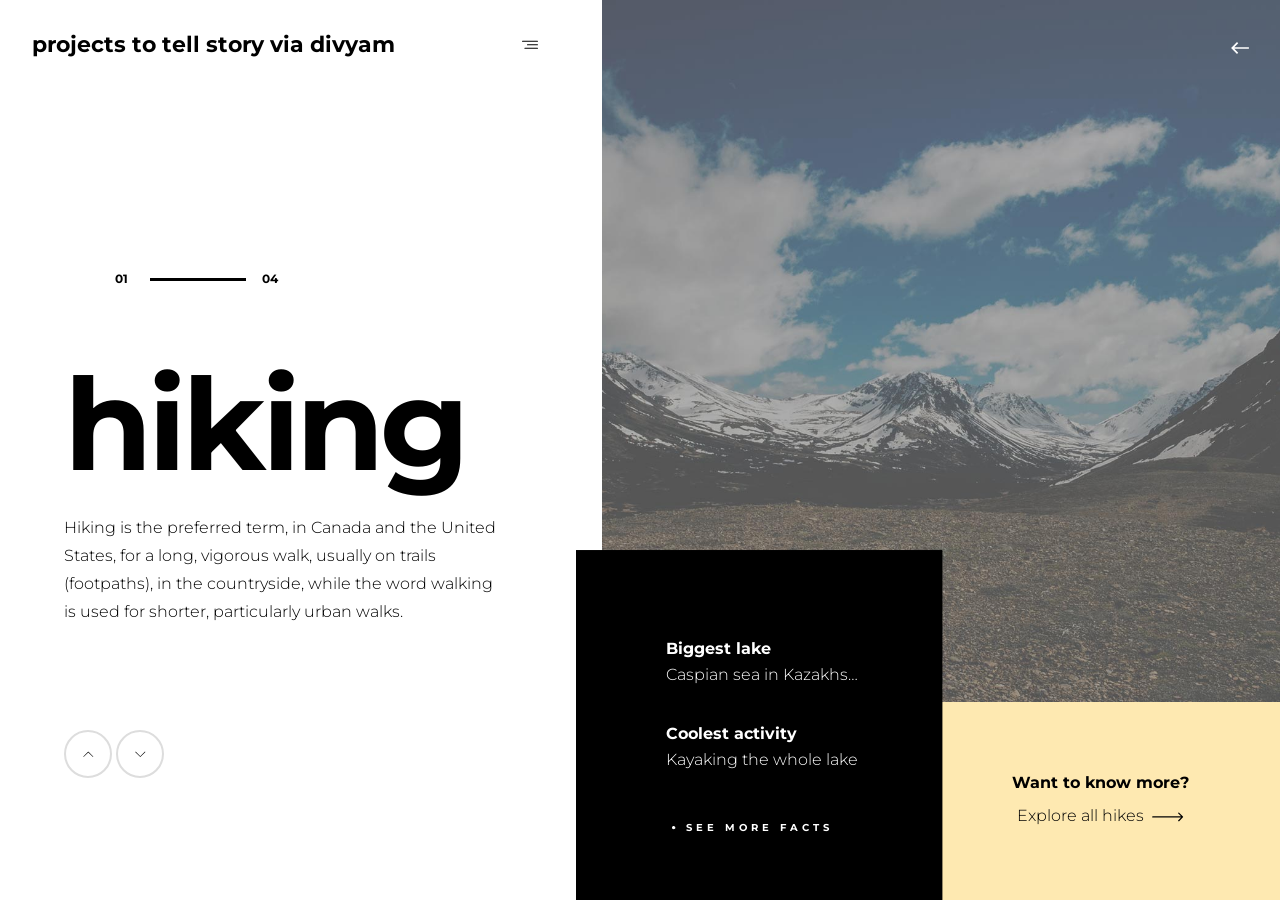
<file: projects.html>
<!DOCTYPE html>
<html lang="en" class="no-js">
	<head>
		<meta charset="UTF-8" />
		<meta name="viewport" content="width=device-width, initial-scale=1">
		<title>Divyam projects</title>
		<meta name="description" content="An implementation of Gil Huybrecht's Outdoors design" />
		<meta name="keywords" content="template, web design, html, javascript, layout, css, slide out" />
		<meta name="author" content="Codrops" />
		<link rel="shortcut icon" href="favicon.ico">
		<link href="https://fonts.googleapis.com/css?family=Montserrat:300,400,700" rel="stylesheet">
		<link rel="stylesheet" type="text/css" href="project/css/normalize.css" />
		<link rel="stylesheet" type="text/css" href="project/css/base.css" />
		<script>document.documentElement.className="js";var supportsCssVars=function(){var e,t=document.createElement("style");return t.innerHTML="root: { --tmp-var: bold; }",document.head.appendChild(t),e=!!(window.CSS&&window.CSS.supports&&window.CSS.supports("font-weight","var(--tmp-var)")),t.parentNode.removeChild(t),e};supportsCssVars()||alert("Please view this demo in a modern browser that supports CSS Variables.");</script>
		
	</head>
	<body class="loading">
		<svg class="hidden">
			<symbol id="icon-arrow" viewBox="0 0 24 24">
				<title>arrow</title>
				<polygon points="6.3,12.8 20.9,12.8 20.9,11.2 6.3,11.2 10.2,7.2 9,6 3.1,12 9,18 10.2,16.8 "/>
			</symbol>
			<symbol id="icon-drop" viewBox="0 0 24 24">
				<title>drop</title>
				<path d="M12,21c-3.6,0-6.6-3-6.6-6.6C5.4,11,10.8,4,11.4,3.2C11.6,3.1,11.8,3,12,3s0.4,0.1,0.6,0.3c0.6,0.8,6.1,7.8,6.1,11.2C18.6,18.1,15.6,21,12,21zM12,4.8c-1.8,2.4-5.2,7.4-5.2,9.6c0,2.9,2.3,5.2,5.2,5.2s5.2-2.3,5.2-5.2C17.2,12.2,13.8,7.3,12,4.8z"/><path d="M12,18.2c-0.4,0-0.7-0.3-0.7-0.7s0.3-0.7,0.7-0.7c1.3,0,2.4-1.1,2.4-2.4c0-0.4,0.3-0.7,0.7-0.7c0.4,0,0.7,0.3,0.7,0.7C15.8,16.5,14.1,18.2,12,18.2z"/>
			</symbol>
			<symbol id="icon-menu" viewBox="0 0 24 13">
				<title>menu</title>
				<path d="M.75 1.515h22.498a.75.75 0 0 0 0-1.5H.75a.75.75 0 0 0 0 1.5zM23.248 5.265H8.168a.75.75 0 0 0 0 1.5h15.08a.75.75 0 0 0 0-1.5zM23.248 10.514H4.322a.75.75 0 0 0 0 1.5h18.926a.75.75 0 0 0 0-1.5z"/>
			</symbol>
			<symbol id="icon-dot" viewBox="0 0 24 24">
				<title>dot</title>
				<path d="M11.5 9c-.69 0-1.28.244-1.768.732A2.41 2.41 0 0 0 9 11.5c0 .69.244 1.28.732 1.767A2.409 2.409 0 0 0 11.5 14c.69 0 1.28-.244 1.768-.733A2.408 2.408 0 0 0 14 11.5c0-.69-.244-1.28-.732-1.768A2.408 2.408 0 0 0 11.5 9z"/>
			</symbol>
			<symbol id="icon-cross" viewBox="0 0 24 24">
				<title>cross</title>
				<path d="M11.449 11.962l-5.1 5.099a.363.363 0 1 0 .513.512L12 12.436l5.137 5.137a.361.361 0 0 0 .513 0 .363.363 0 0 0 0-.512l-5.099-5.1 5.102-5.102a.363.363 0 1 0-.512-.513L12 11.487l-5.141-5.14a.363.363 0 0 0-.513.512l5.103 5.103z"/>
			</symbol>
			<symbol id="icon-arrowlong" viewBox="0 0 32 11">
				<title>arrow-long</title>
				<path d="M27.166.183a.619.619 0 0 0-.878 0 .619.619 0 0 0 0 .878l2.735 2.735H.768a.624.624 0 0 0 0 1.248h28.254L26.287 7.77a.619.619 0 0 0 0 .878.617.617 0 0 0 .441.183c.163 0 .32-.061.442-.183l3.796-3.796a.623.623 0 0 0-.005-.878L27.166.183z"/>
			</symbol>
			<symbol id="icon-close" viewBox="0 0 24 24">
				<title>close</title>
				<path d="M21 4.565L19.435 3 12 10.435 4.565 3 3 4.565 10.435 12 3 19.435 4.565 21 12 13.565 19.435 21 21 19.435 13.565 12z"/>
			</symbol>
			<symbol id="icon-navup" viewBox="0 0 50 50">
				<title>navup</title>
				<path d="M20.259 28.211l5.07-5.03 5.075 5.034a.36.36 0 0 0 .51 0 .356.356 0 0 0 0-.506l-5.323-5.28a.404.404 0 0 0-.135-.084.364.364 0 0 0-.384.08l-5.324 5.28a.356.356 0 0 0 0 .506c.141.14.37.14.51 0z" />
			</symbol>
			<symbol id="icon-navdown" viewBox="0 0 50 50">
				<title>navdown</title>
				<path d="M20.259 22.43l5.07 5.03 5.075-5.034a.36.36 0 0 1 .51 0c.14.14.14.366 0 .506l-5.323 5.28a.404.404 0 0 1-.135.084.364.364 0 0 1-.384-.081l-5.324-5.28a.356.356 0 0 1 0-.505c.141-.14.37-.14.51 0z" />
			</symbol>
			<symbol id="icon-grid" viewBox="0 0 24 24">
				<title>grid</title>
				<path d="M8.982 8.982h5.988v5.988H8.982zM0 0h5.988v5.988H0zM8.982 17.965h5.988v5.988H8.982zM0 8.982h5.988v5.988H0zM0 17.965h5.988v5.988H0zM17.965 0h5.988v5.988h-5.988zM8.982 0h5.988v5.988H8.982zM17.965 8.982h5.988v5.988h-5.988zM17.965 17.965h5.988v5.988h-5.988z"/>
			</symbol>
		</svg>
		<main>
			<div class="sections">
				<header class="sections__header">
					<h1 class="title">Projects to tell story via divyam</h1>
				</header>
				
				<div class="codrops-links">
					<a class="codrops-icon codrops-icon--prev" href="file:///E:/software2/github/dvmpage/dvmpage/index.html" title="back"><svg class="icon icon--arrow"><use xlink:href="#icon-arrow"></use></svg></a>
					
				</div>
				<!-- menu -->
				<nav class="menu">
					<ul class="menu__inner">
						<li class="menu__item"><a class="menu__item-link" href="#">Our Story</a></li>
						<li class="menu__item"><a class="menu__item-link" href="#">Adventures</a></li>
						<li class="menu__item"><a class="menu__item-link" href="#">Testimonials</a></li>
						<li class="menu__item"><a class="menu__item-link" href="#">Contact</a></li>
					</ul>
					<div class="menu__toggle">
						<span class="menu__toggle-inner menu__toggle-inner--open">
							<svg class="icon icon--menu"><use xlink:href="#icon-menu"></use></svg>
						</span>
						<span class="menu__toggle-inner menu__toggle-inner--close">
							<svg class="icon icon--close"><use xlink:href="#icon-close"></use></svg>
						</span>
					</div>
				</nav>
				<!-- facts expander with toggles; content for each is in its section -->
				<div class="facts">
					<div class="facts__toggle">
						<span class="facts__toggle-inner facts__toggle-inner--more">
							<svg class="icon icon--dot"><use xlink:href="#icon-dot"></use></svg>
							<span class="facts__toggle-text">See more facts</span>
						</span>
						<span class="facts__toggle-inner facts__toggle-inner--less">
							<svg class="icon icon--cross"><use xlink:href="#icon-cross"></use></svg>
							<span class="facts__toggle-text">See less facts</span>
						</span>
					</div>
					<button class="button-contentclose">
						<svg class="icon icon--close"><use xlink:href="#icon-close"></use></svg>
					</button>
				</div>
				<!-- index -->
				<div class="sections__index">
					<span class="sections__index-current">
						<span class="sections__index-inner">01</span>
					</span>
					<span class="sections__index-total">04</span>
				</div>
				<!-- navigation down -->
				<nav class="sections__nav">
					<button class="sections__nav-item sections__nav-item--prev">
						<svg class="icon icon--navup"><use xlink:href="#icon-navup"></use></svg>
					</button>
					<button class="sections__nav-item sections__nav-item--next">
						<svg class="icon icon--navdown"><use xlink:href="#icon-navdown"></use></svg>
					</button>
				</nav>
				<!-- sections -->
				<section class="section section--current">
					<div class="section__content">
						<h2 class="section__title">Hiking</h2>
						<p class="section__description"><span class="section__description-inner">Hiking is the preferred term, in Canada and the United States, for a long, vigorous walk, usually on trails (footpaths), in the countryside, while the word walking is used for shorter, particularly urban walks.</span></p>
					</div>
					<div class="section__img">
						<div class="section__img-inner" style="background-image: url(project/img/1.jpg)"></div>
					</div>
					<div class="section__more">
						<div class="section__more-inner section__more-inner--bg1">
							<span class="section__more-text">Want to know more?</span>
							<a href="#" class="section__more-link">
								<span class="section__more-linktext">Explore all hikes</span>
								<svg class="icon icon--arrowlong"><use xlink:href="#icon-arrowlong"></use></svg>
							</a>
						</div>
					</div>
					<div class="section__expander"></div>
					<ul class="section__facts">
						<li class="section__facts-item">
							<h3 class="section__facts-title">Biggest lake</h3>
							<span class="section__facts-detail">Caspian sea in Kazakhstan</span>
						</li>
						<li class="section__facts-item">
							<h3 class="section__facts-title">Coolest activity</h3>
							<span class="section__facts-detail">Kayaking the whole lake</span>
						</li>
						<li class="section__facts-item">
							<h3 class="section__facts-title">Lake depth</h3>
							<span class="section__facts-detail">With 55m it's the deepest</span>
						</li>
						<li class="section__facts-item section__facts-item--clickable" data-gallery="gallery1">
							<div class="section__facts-img">
								<img src="project/img/thumb1.jpg" alt="Some image"/>
								<svg class="icon icon--grid"><use xlink:href="#icon-grid"></use></svg>
							</div>
							<h3 class="section__facts-title">More impressions</h3>
							<span class="section__facts-detail">A collection of images</span>
						</li>
					</ul>
					<div class="section__gallery" id="gallery1">
						<h3 class="section__gallery-item section__gallery-item--title">More impressions</h3>
						<a class="section__gallery-item" href="#"><img src="project/img/thumb1.jpg" alt="Some image"/></a>
						<a class="section__gallery-item" href="#"><img src="project/img/thumb2.jpg" alt="Some image"/></a>
						<a class="section__gallery-item" href="#"><img src="project/img/thumb3.jpg" alt="Some image"/></a>
						<a class="section__gallery-item" href="#"><img src="project/img/thumb4.jpg" alt="Some image"/></a>
						<a class="section__gallery-item" href="#"><img src="project/img/thumb5.jpg" alt="Some image"/></a>
						<a class="section__gallery-item" href="#"><img src="project/img/thumb6.jpg" alt="Some image"/></a>
					</div>
				</section><!--/ section -->
				<section class="section">
					<div class="section__content">
						<h2 class="section__title">Lakes</h2>
						<p class="section__description"><span class="section__description-inner">A lake is an area filled with water, localized in a basin, that is surrounded by land, apart from any river or other outlet that serves to feed or drain the lake. Lakes lie on land and are not part of the ocean.</span></p>
					</div>
					<div class="section__img">
						<div class="section__img-inner" style="background-image: url(project/img/2.jpg)"></div>
					</div>
					<div class="section__more">
						<div class="section__more-inner section__more-inner--bg2">
							<span class="section__more-text">Want to know more?</span>
							<a href="#" class="section__more-link">
								<span class="section__more-linktext">Explore the lakes</span>
								<svg class="icon icon--arrowlong"><use xlink:href="#icon-arrowlong"></use></svg>
							</a>
						</div>
					</div>
					<div class="section__expander"></div>
					<ul class="section__facts">
						<li class="section__facts-item">
							<h3 class="section__facts-title">Biggest lake</h3>
							<span class="section__facts-detail">Caspian sea in Kazakhstan</span>
						</li>
						<li class="section__facts-item">
							<h3 class="section__facts-title">Coolest activity</h3>
							<span class="section__facts-detail">Kayaking the whole lake</span>
						</li>
						<li class="section__facts-item">
							<h3 class="section__facts-title">Lake depth</h3>
							<span class="section__facts-detail">With 55m it's the deepest</span>
						</li>
						<li class="section__facts-item section__facts-item--clickable" data-gallery="gallery2">
							<div class="section__facts-img">
								<img src="project/img/thumb2.jpg" alt="Some image"/>
								<svg class="icon icon--grid"><use xlink:href="#icon-grid"></use></svg>
							</div>
							<h3 class="section__facts-title">More impressions</h3>
							<span class="section__facts-detail">A collection of images</span>
						</li>
					</ul>
					<div class="section__gallery" id="gallery2">
						<h3 class="section__gallery-item section__gallery-item--title">More impressions</h3>
						<a class="section__gallery-item" href="#"><img src="project/img/thumb5.jpg" alt="Some image"/></a>
						<a class="section__gallery-item" href="#"><img src="project/img/thumb6.jpg" alt="Some image"/></a>
						<a class="section__gallery-item" href="#"><img src="project/img/thumb1.jpg" alt="Some image"/></a>
						<a class="section__gallery-item" href="#"><img src="project/img/thumb2.jpg" alt="Some image"/></a>
						<a class="section__gallery-item" href="#"><img src="project/img/thumb3.jpg" alt="Some image"/></a>
						<a class="section__gallery-item" href="#"><img src="project/img/thumb4.jpg" alt="Some image"/></a>
					</div>
				</section><!--/ section -->
				<section class="section">
					<div class="section__content">
						<h2 class="section__title">Paths</h2>
						<p class="section__description"><span class="section__description-inner">A footpath (also pedestrian way, walking trail, nature trail) is a type of thoroughfare that is intended for use only by pedestrians and not other forms of traffic such as motorized vehicles, cycles, and horses.</span></p>
					</div>
					<div class="section__img">
						<div class="section__img-inner" style="background-image: url(project/img/3.jpg)"></div>
					</div>
					<div class="section__more">
						<div class="section__more-inner section__more-inner--bg3">
							<span class="section__more-text">Want to know more?</span>
							<a href="#" class="section__more-link">
								<span class="section__more-linktext">Explore the paths</span>
								<svg class="icon icon--arrowlong"><use xlink:href="#icon-arrowlong"></use></svg>
							</a>
						</div>
					</div>
					<div class="section__expander"></div>
					<ul class="section__facts">
						<li class="section__facts-item">
							<h3 class="section__facts-title">Lovely paths</h3>
							<span class="section__facts-detail">Caspian sea in Kazakhstan</span>
						</li>
						<li class="section__facts-item">
							<h3 class="section__facts-title">Haunted ways</h3>
							<span class="section__facts-detail">Kayaking the whole lake</span>
						</li>
						<li class="section__facts-item">
							<h3 class="section__facts-title">Running and more</h3>
							<span class="section__facts-detail">With 55m it's the deepest</span>
						</li>
						<li class="section__facts-item">
							<h3 class="section__facts-title">Starting to walk</h3>
							<span class="section__facts-detail">An aerial view of the lake</span>
						</li>
					</ul>
				</section><!--/ section -->
				<section class="section">
					<div class="section__content">
						<h2 class="section__title">Rivers</h2>
						<p class="section__description"><span class="section__description-inner">A river is a natural flowing watercourse, usually freshwater, flowing towards an ocean, sea, lake or another river. In some cases a river flows into the ground and becomes dry at the end of its course without reaching another body of water.</span></p>
					</div>
					<div class="section__img">
						<div class="section__img-inner" style="background-image: url(project/img/4.jpg)"></div>
					</div>
					<div class="section__more">
						<div class="section__more-inner section__more-inner--bg4">
							<span class="section__more-text">Want to know more?</span>
							<a href="#" class="section__more-link">
								<span class="section__more-linktext">Explore all rivers</span>
								<svg class="icon icon--arrowlong"><use xlink:href="#icon-arrowlong"></use></svg>
							</a>
						</div>
					</div>
					<div class="section__expander"></div>
					<ul class="section__facts">
						<li class="section__facts-item">
							<h3 class="section__facts-title">River romantics</h3>
							<span class="section__facts-detail">Caspian sea in Kazakhstan</span>
						</li>
						<li class="section__facts-item">
							<h3 class="section__facts-title">History call</h3>
							<span class="section__facts-detail">Kayaking the whole lake</span>
						</li>
						<li class="section__facts-item">
							<h3 class="section__facts-title">Walking around</h3>
							<span class="section__facts-detail">With 55m it's the deepest</span>
						</li>
						<li class="section__facts-item">
							<h3 class="section__facts-title">How many miles?</h3>
							<span class="section__facts-detail">An aerial view of the lake</span>
						</li>
					</ul>
				</section><!--/ section -->
			</div><!--/ sections -->
		</main>
		<script src="project/js/imagesloaded.pkgd.min.js"></script>
		<script src="project/js/charming.min.js"></script>
		<script src="project/js/anime.min.js"></script>
		<script src="project/js/main.js"></script>
	</body>
</html>
</file>
<file: project/css/base.css>
*, *::after, *::before {
	box-sizing: border-box;
}

body {
	font-family: "Montserrat", sans-serif;
	-webkit-font-smoothing: antialiased;
	-moz-osx-font-smoothing: grayscale;
	/* Colors */
	--color-text: #000;
	--color-bg-main: #fff;
	--color-menu-item: #fff;
	--color-menu-item-hover: #e0f3ca;
	--color-bg-menu: #cbf3ee;
	--color-bg-facts: #000;
	--color-text-facts: #fff;
	--color-bg-img: #000;
	--color-bg-more-1: #fee9b1;
	--color-bg-more-2: #e0f3ca;
	--color-bg-more-3: #f3cae8;
	--color-bg-more-4: #cacaf3;
	--color-nav: #ddd;
	--color-nav-hover: #000;
	--color-link: #000;
	--color-link-hover: #333;
}

/* Page Loader */
.js .loading::before {
	content: '';
	position: fixed;
	z-index: 100000;
	top: 0;
	left: 0;
	width: 100%;
	height: 100%;
	background: var(--color-bg-main);
}

.js .loading::after {
	content: '';
	position: fixed;
	z-index: 100000;
	top: 50%;
	left: 50%;
	width: 60px;
	height: 60px;
	margin: -30px 0 0 -30px;
	pointer-events: none;
	opacity: 0;
	background: var(--color-text);
	animation: loaderAnim 0.8s ease-in infinite alternate forwards;
}

@keyframes loaderAnim {
	to {
		opacity: 1;
		transform: scale3d(0.5,0.5,1) rotate(90deg);
	}
}

a {
	text-decoration: none;
	color: var(--color-link);
	outline: none;
}

a:hover,
a:focus {
	color: var(--color-link-hover);
	outline: none;
}

.hidden {
	position: absolute;
	overflow: hidden;
	width: 0;
	height: 0;
	pointer-events: none;
}

button {
	border: 0;
	background: none;
	margin: 0;
	padding: 0;
	font-family: inherit;
	cursor: pointer;
	-webkit-appearance: none;
}

button:focus {
	outline: none;
}

/* Codrops links */
.codrops-links {
	position: relative;
	z-index: 1000;
	display: flex;
	margin: 2rem 1.5rem;
	white-space: nowrap;
}

.codrops-icon {
	display: inline-block;
	margin: 0.25rem;
}

.codrops-icon .icon {
	width: 1.5rem;
	height: 1.5rem;
}

/* Icons */
.icon {
	display: inline-block;
	width: 1rem;
	height: 1rem;
	fill: currentColor;
}

.sections__header {
	padding: 2rem 3rem 0 2rem;
	display: flex;
}

.title {
	text-transform: lowercase;
	font-size: 1.35rem;
	margin: 0;
}

.menu {
	position: absolute;
	width: 100%;
	height: 100vh;
	top: 0;
	z-index: 3000;
	display: grid;
	grid-template-columns: 100%;
	pointer-events: none;
	align-items: start;
}

.menu::before {
	content: '';
	position: absolute;
	width: 100%;
	height: 100%;
	background: rgba(0,0,0,0.9);
	right: 0;
	transition: opacity 0.3s;
	pointer-events: none;
	opacity: 0;
}

.menu--open::before {
	opacity: 1;
	pointer-events: auto;
}

.menu__inner {
	padding: 4rem 2rem 0 0;
	grid-area: 1 / 1 / 2 / 2;
	display: flex;
	flex-direction: column;
	justify-content: center;
	list-style: none;
	opacity: 1;
	position: relative;
	text-align: right;
}

.menu__toggle {
	position: absolute;
	top: 0;
	right: 0;
	margin: 2.3rem 2rem;
	display: grid;
	grid-template: 100% / 100%;
	pointer-events: auto;
	cursor: pointer;
}

.menu__toggle-inner {
	display: block;
	grid-area: 1 / 1 / 1 / 1;
}

.menu__toggle-inner--close {
	opacity: 0;
	color: var(--color-menu-item);;
}

.menu__item {
	font-size: 2.25rem;
	margin: 0 0 1.5rem;
	font-weight: bold;
	opacity: 0;
}

.menu--open .menu__item {
	pointer-events: auto;
}

.menu__item-link {
	color: var(--color-menu-item);
}

.menu__item-link:hover {
	color: var(--color-menu-item-hover);
}

.sections__index,
.sections__nav {
	display: none;
}

.facts {
	display: none;
}

.section__content {
	padding: 2rem;
}

.section__title {
	font-size: 10vw;
	text-transform: lowercase;
	margin: 0;
	letter-spacing: -0.35vw;
	position: relative;
	overflow: hidden;
}

.section__title span {
	display: inline-block;
}

.section__description {
	line-height: 1.75;
	overflow: hidden;
	position: relative;
	padding: 0 2rem 0 0;
	font-weight: 300;
}

.section__description-inner {
	display: block;
}

.section__img {
	height: 45vh;
	pointer-events: none;
}

.section__img-inner {
	width: 100%;
	height: 100%;
	background-size: cover;
	background-position: 50% 50%;
}

.section__facts {
	padding: 2rem;
	margin: 0;
	list-style: none;
	background: var(--color-bg-facts);
	color: var(--color-text-facts);
}

.section__facts-item {
	margin: 0 0 2.5rem 0;
}

.section__facts-img {
	max-width: 200px;
	border-radius: 5px;
	display: block;
	cursor: pointer;
	margin: 4rem 0 2rem 0;
	position: relative;
}

.section__facts-img::before,
.section__facts-img::after {
	content: '';
	width: 100%;
	height: 100%;
	background: #2f2f2f;
	position: absolute;
	top: 0;
	left: 0;
	z-index: -1;
}

.section__facts-img::before {
	transform: rotate(3deg);
}

.section__facts-img::after {
	transform: rotate(-5deg);
}

.section__facts-img img {
	max-width: none;
	width: 100%;
}
.icon--grid {
	position: absolute;
	top: 50%;
	left: 50%;
	width: 1.5rem;
	height: 1.5rem;
	margin: -0.75rem 0 0 -0.75rem;
}

.section__facts-title {
	font-size: 1em;
	margin: 0 0 0.5rem;
}

.section__facts-detail {
	font-weight: 300;
}

.section__facts-item--clickable {
	display: none;
}

.section__gallery {
	grid-area: 1 / 4 / 4 / 2;
	padding: 2rem;
	display: grid;
	grid-gap: 0.75rem;
	grid-template-columns: 50% 50%;
	grid-template-rows: 2rem 1fr 1fr 1fr;
	align-items: center;
	justify-content: center;
	z-index: 300;
	pointer-events: none;
	height: 100vh;
	background: var(--color-bg-facts);
}

.section__gallery-item {
	width: 100%;
	height: 100%;
	display: grid;
}

.section__gallery-item--title {
	grid-area: 1 / 1 / 2 / 3;
	color: #fff;
	font-size: 1em;
	margin: 0;
}

.section__gallery-item img {
	max-width: 100%;
	max-height: 100%;
	margin: auto 0;
	display: block;
} 

.section__more {
	display: flex;
	align-items: stretch;
	overflow: hidden;
}

.section__more-inner {
	display: flex;
	width: 100%;
	flex-direction: column;
	justify-content: center;
	align-items: center;
	padding: 2rem;
}

.section__more-inner--bg1 {
	background-color: var(--color-bg-more-1);
}

.section__more-inner--bg2 {
	background-color: var(--color-bg-more-2);
}

.section__more-inner--bg3 {
	background-color: var(--color-bg-more-3);
}

.section__more-inner--bg4 {
	background-color: var(--color-bg-more-4);
}

.section__more-text {
	font-weight: bold;
	display: block;
	margin: 0 0 1rem 0;
}

.section__more-link {
	display: flex;
	cursor: pointer;
	font-weight: 300;
}

.section__more-linktext {
	margin: 0 0.5rem 0 0;
	line-height: 1;
}

.icon--arrowlong {
	width: 2rem;
	height: 1.25rem;
}

@media screen and (min-width: 55em) and (min-height: 40em) {
	.sections {
		height: 100vh;
		overflow: hidden;
		display: grid;
		grid-template-columns: 45% 55%;
		grid-template-rows: 6rem calc(30% - 2rem) calc(44% - 2rem) calc(26% - 2rem);
		grid-template-areas: 	"header expander"
								"sections-index expander"
								"... expander"
								"sections-nav expander";
	}
	.codrops-links {
		position: absolute;
		top: 0;
		right: 0;
	}
	.sections--factsopen .codrops-links {
		opacity: 0;
		pointer-events: none;
	}
	.codrops-icon {
		color: #fff;
	}
	.menu {
		grid-template-columns: 47% 53%;
	}
	.menu__toggle {
		right: 53%;
		margin: 2.3rem 4rem 0 0;
	}
	.menu__inner {
		padding: 4rem 4rem 0 0;
	}
	.facts {
		position: relative;
		grid-area: expander;
		display: flex;
		flex-direction: column;
		justify-content: flex-end;
		pointer-events: none;
		z-index: 200;
	}
	.facts__toggle {
		font-weight: bold;
		cursor: pointer;
		width: 48%;
		padding: 0 0 0 5vw;
		margin: 0 0 0 2vw;
		height: 5rem;
		position: relative;
		display: grid;
		grid-template: 100% / 100%;
		color: var(--color-text-facts);
		pointer-events: auto;
	}
	.facts__toggle:hover {
		opacity: 0.6;
	}
	.facts__toggle-inner {
		text-transform: uppercase;
		font-size: 0.6rem;
		letter-spacing: 0.25rem;
		grid-area: 1 / 1 / 1 / 1;
		display: flex;
	}
	.facts__toggle-inner--less {
		opacity: 0;
	}
	.facts__toggle-text {
		line-height: 1.75;
		margin: 0 0 0 0.25rem;
	}
	.button-contentclose {
		position: absolute;
		top: 0;
		right: 0;
		margin: 2rem;
		opacity: 0;
		pointer-events: none;
		color: var(--color-text-facts);
	}
	.sections__header {
		grid-area: header;
	}
	.sections__index {
		font-weight: bold;
		font-size: 0.75rem;
		display: block;
		align-self: end;
		padding: 0 4rem 3rem 20%;
		grid-area: sections-index;
		display: flex;
		z-index: 1;
	}
	.sections__index-current {
		position: relative;
		overflow: hidden;
	}
	.sections__index-total {
		position: relative;
		margin: 0 0 0 8rem;
	}
	.sections__index-total::after {
		content: '';
		position: absolute;
		width: 6rem;
		height: 3px;
		top: calc(50% - 1.5px);
		right: calc(100% + 1rem);
		background: #000;
	}
	.sections__index-inner {
		display: block;
		width: 1.15rem;
	}
	.sections__nav {
		display: block;
		grid-area: sections-nav;
		z-index: 5;
		padding: 2rem 4rem 0;
		background: linear-gradient(0deg, #ffffff 90%, rgba(255,255,255,0));
	}
	.sections__nav-item {
		border: 2px solid var(--color-nav);
		border-radius: 50%;
		width: 3rem;
		height: 3rem;
		background: var(--color-bg-main);
	}
	.sections__nav-item:hover {
		border-color: var(--color-nav-hover);
	}
	.sections__nav-item .icon {
		width: 100%;
		height: 100%;
	}
	.section {
		pointer-events: none;
		grid-area: 1 / 1 / 5 / 4;
		display: grid;
		grid-template-columns: 47% 25% 28%;
		grid-template-rows: 39% 39% 22%;
		grid-template-areas: 	"... slide-image slide-image"
								"slide-content slide-image slide-image"
								"... ... more";
	}
	.section--current {
		pointer-events: auto;
	}
	.section__content {
		padding: 0 4rem;
		grid-area: slide-content;
	}
	.section__expander {
		grid-area: 1 / 2 / 4 / 4;
		background: var(--color-bg-facts);
		transform-origin: 0 0;
		left: -2vw;
		position: relative;
		z-index: 100;
	}
	.section__img {
		height: auto;
		grid-area: slide-image;
		overflow: hidden;
		z-index: 99;
	}
	.section:fist-of-type .section__img {
		background: var(--color-bg-img);
	}
	.section__facts-item--clickable {
		display: block;
	}
	.section__gallery {
		grid-template-columns: repeat(2, calc(200px + 2rem));
		grid-gap: 1rem;
		padding: 10vh 5vw;
		background: transparent;
		position: relative;
	}
	.section__gallery-item {
		padding: 0 0 0 1rem;
		opacity: 0;
	}
	.section__more {
		grid-area: more;
	}
	.section__facts {
		padding: 10vh 5vw;
		pointer-events: none;
		background: transparent;
		position: relative;
		z-index: 200;
		grid-area: 1 / 2 / 4 / 3;
	}
	.section__facts-detail {
		display: block;
		white-space: nowrap;
		overflow: hidden;
		text-overflow: ellipsis;
	}
	.section__more-inner {
		padding: 0;
	}
	.sections--factsopen .sections__nav,
	.sections--factsopen .section__facts-item--clickable .section__facts-img,
	.sections--factsopen .facts__toggle {
		pointer-events: none;
	}
	.sections--factsopen .button-contentclose,
	.section--current .section__facts-item--clickable,
	.sections--factsopen .section__gallery-item {
		pointer-events: auto;
	}
	.js .section:not(.section--current) {
		pointer-events: none;
	}
	.js .section:not(.section--current) .section__title span,
	.js .section:not(.section--current) .section__description,
	.js .section:not(.section--current) .section__img-inner,
	.js .section:not(.section--current) .section__more-inner,
	.js .section:not(.section--current) .section__more-text,
	.js .section:not(.section--current) .section__more-link,
	.js .section:not(.section--current) .section__facts-item {
		opacity: 0;
	}
}

@media screen and (max-width: 54.9em), screen and (max-height: 39.9em) {
	.js .section__title span,
	.js .section__description,
	.js .section__img-inner,
	.js .section__more-inner,
	.js .section__more-text,
	.js .section__more-link,
	.js .section__facts-item,
	.js .section__gallery-item {
		opacity: 1 !important;
		transform: none !important;
	}
	.codrops-icon .icon {
		width: 3rem;
		height: 3rem;
		border-radius: 50%;
		border: 2px solid;
		padding: 0.5rem;
	}
}
</file>
